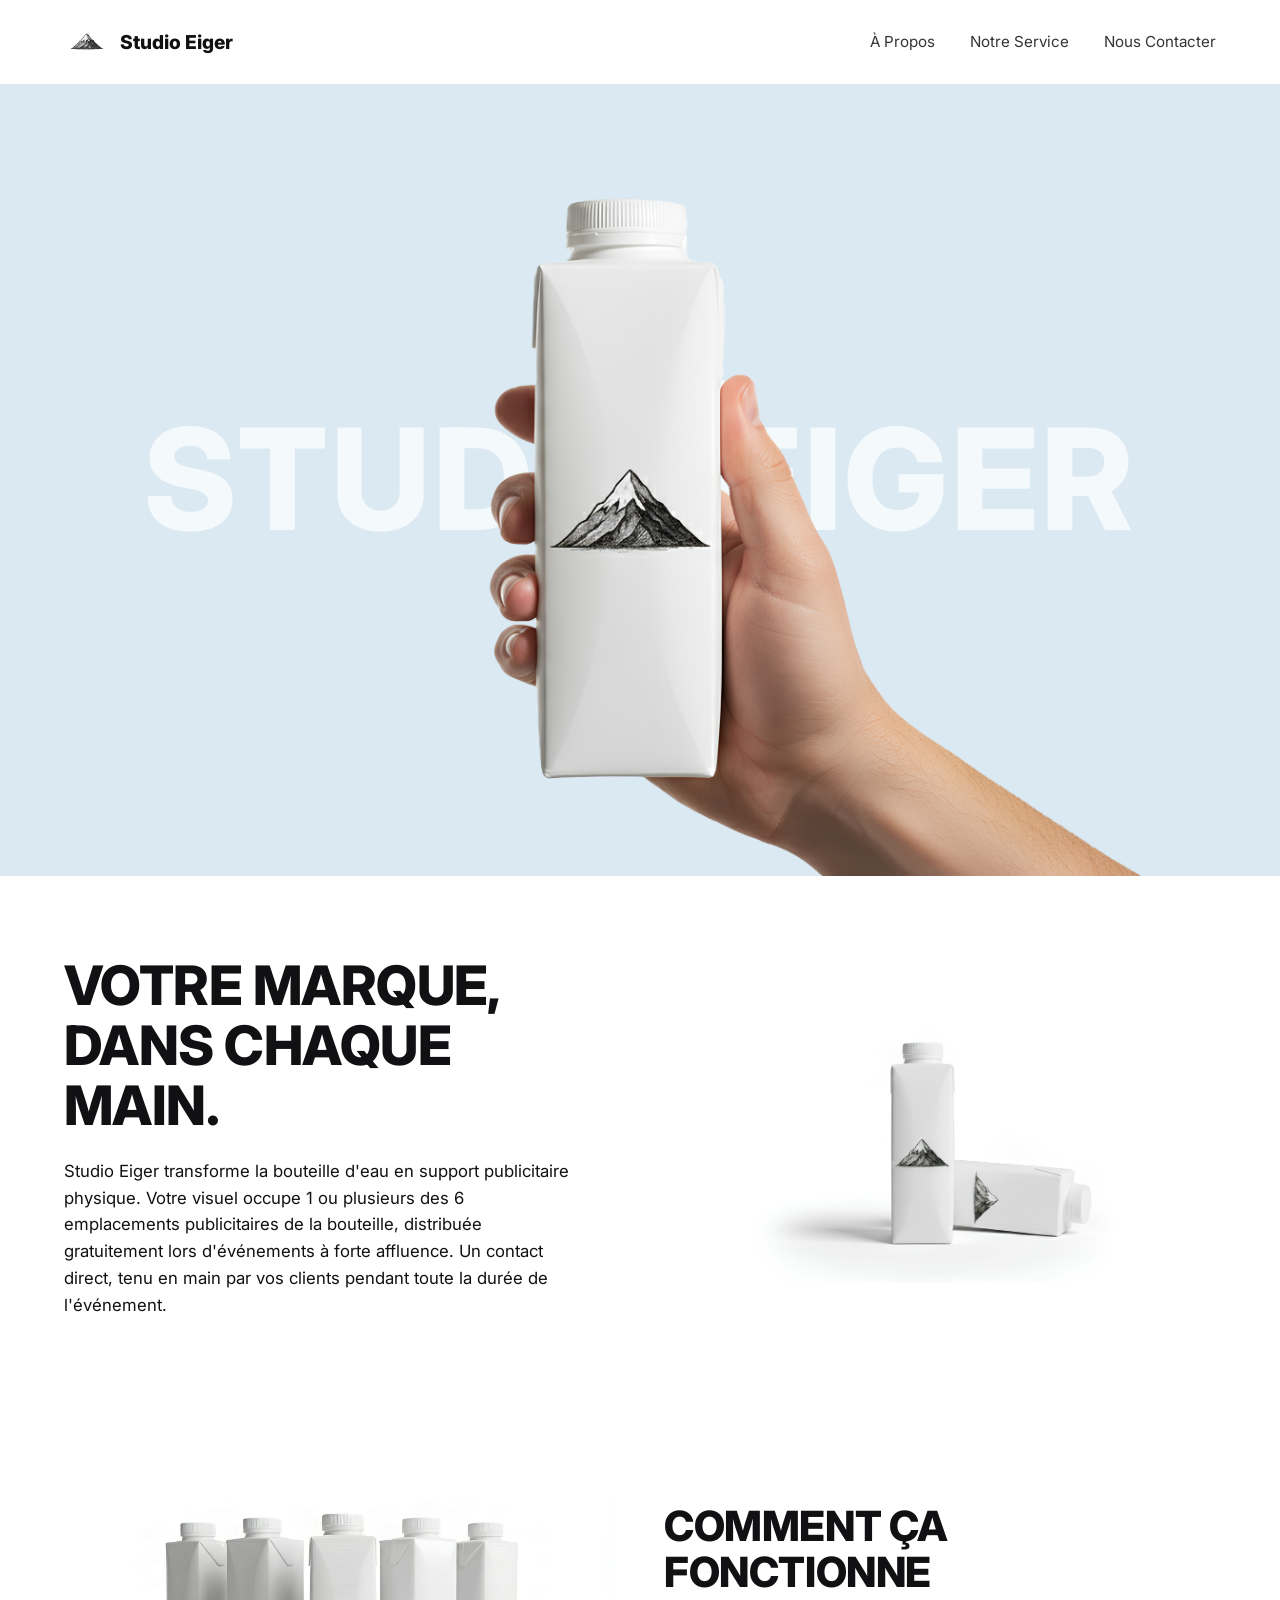
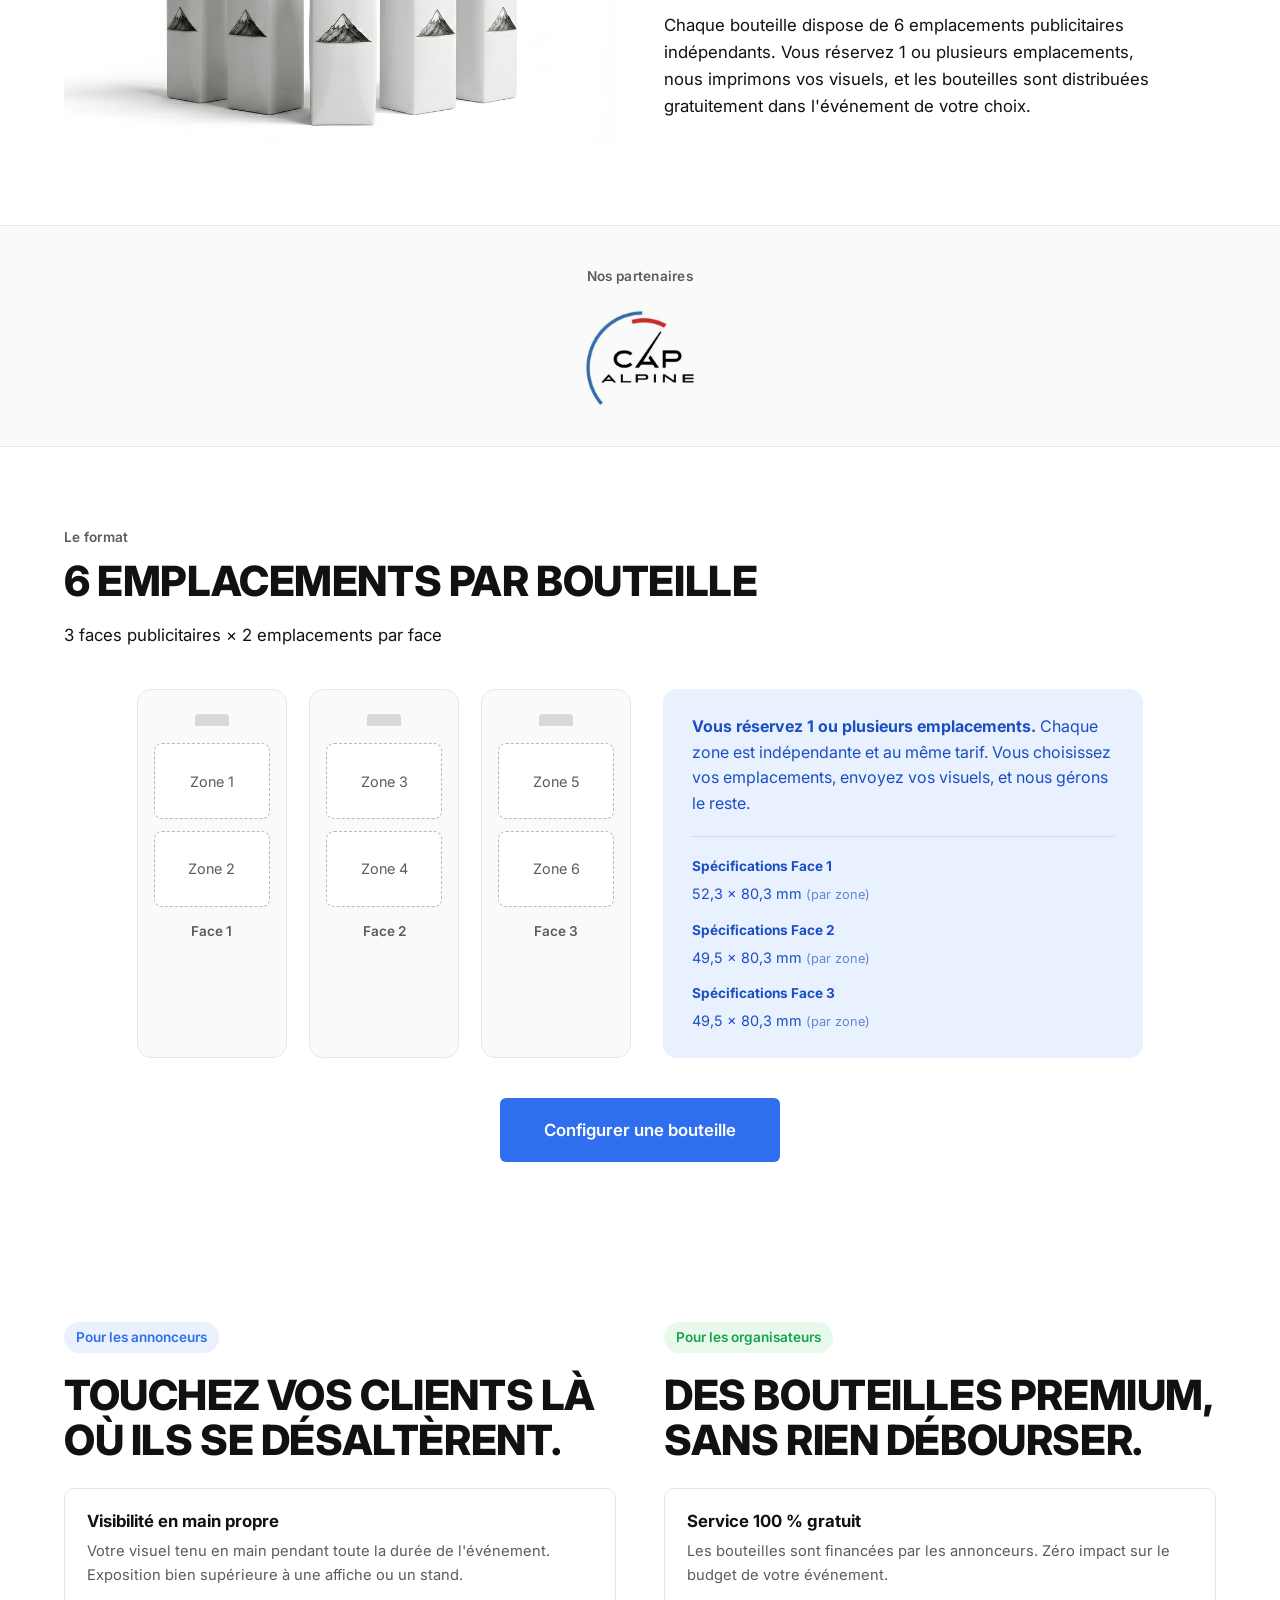
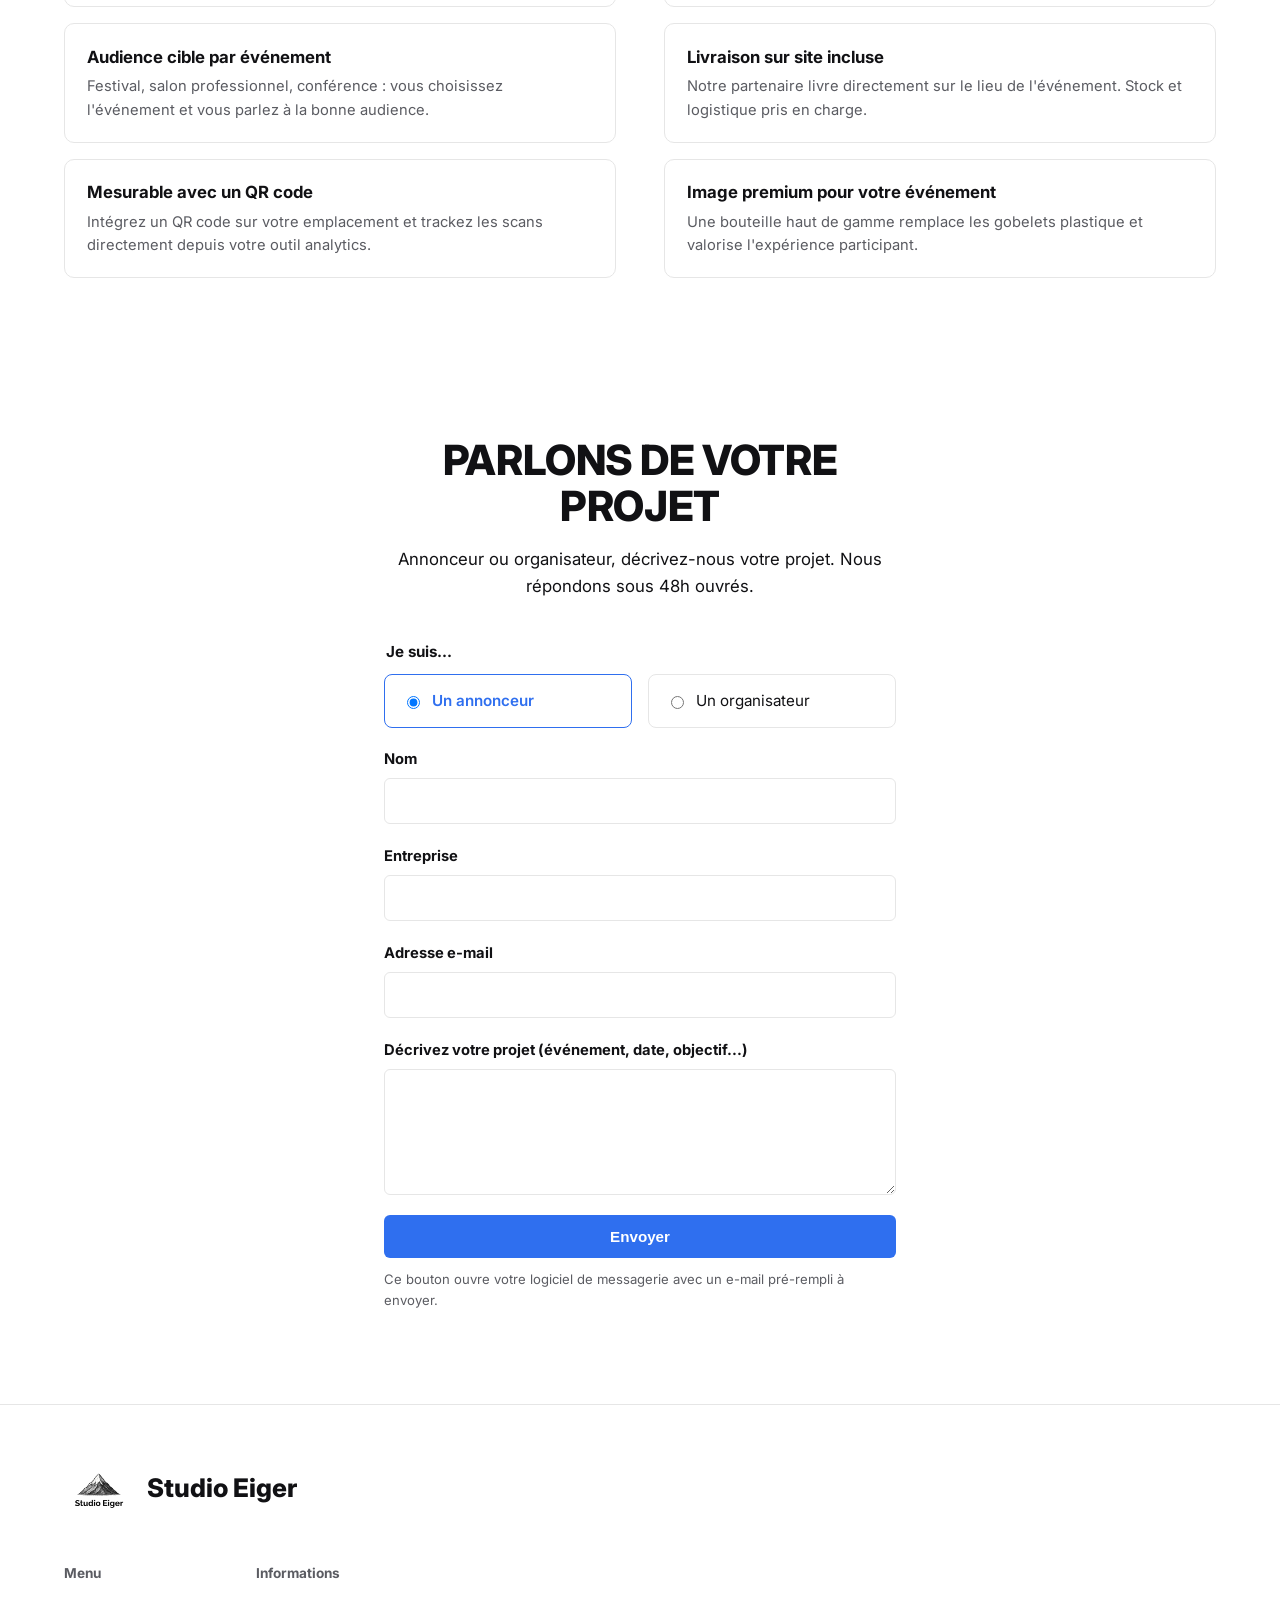
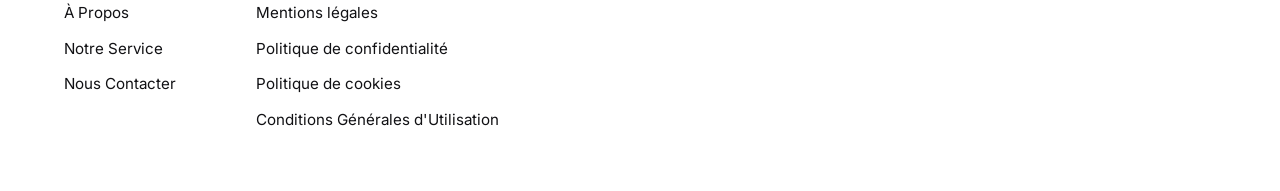
<file: index.html>
<!DOCTYPE html>
<html lang="fr">
<head>
<meta charset="UTF-8">
<meta name="viewport" content="width=device-width, initial-scale=1">
<title>Studio Eiger</title>
<meta name="description" content="Studio Eiger transforme la bouteille d'eau en support publicitaire physique, gratuite pour les organisateurs d'événements.">
<link rel="preconnect" href="https://fonts.googleapis.com">
<link rel="preconnect" href="https://fonts.gstatic.com" crossorigin>
<link href="https://fonts.googleapis.com/css2?family=Inter:wght@400;500;600;700;800;900&display=swap" rel="stylesheet">
<link rel="icon" type="image/jpeg" href="images/favicon.jpg">
<link rel="stylesheet" href="css/style.css">
</head>
<body>

<header class="site-header">
  <a href="#" class="logo-link">
    <img src="images/logo-eiger-water-sans-titre.jpg" alt="" class="logo-icon">
    <span class="logo-text">Studio Eiger</span>
  </a>
  <button class="nav-toggle" id="nav-toggle" aria-label="Ouvrir le menu" aria-expanded="false">
    <span></span>
    <span></span>
    <span></span>
  </button>
  <nav class="main-nav" id="main-nav">
    <a href="#apropos">À Propos</a>
    <a href="#notreservice">Notre Service</a>
    <a href="#nouscontacter">Nous Contacter</a>
  </nav>
</header>

<main>

  <section class="hero" id="apropos">
    <img src="images/Bouteille_Main_Transparent.png" alt="Bouteille Studio Eiger tenue en main" class="hero-bg">
    <span class="hero-ghost">STUDIO EIGER</span>
  </section>

  <section class="section">
    <div class="section-grid">
      <div class="section-text">
        <h1>Votre marque, dans chaque main.</h1>
        <p class="body-lg">Studio Eiger transforme la bouteille d'eau en support publicitaire physique. Votre visuel occupe 1 ou plusieurs des 6 emplacements publicitaires de la bouteille, distribuée gratuitement lors d'événements à forte affluence. Un contact direct, tenu en main par vos clients pendant toute la durée de l'événement.</p>
      </div>
      <div class="section-media">
        <img src="images/packshot_2_bouteilles.jpg" alt="Deux bouteilles Studio Eiger">
      </div>
    </div>
  </section>

  <section class="section" id="comment">
    <div class="section-grid">
      <div class="section-media">
        <img src="images/packshot_5_bouteilles.jpg" alt="Cinq bouteilles Studio Eiger">
      </div>
      <div class="section-text">
        <h2>Comment ça fonctionne</h2>
        <p class="body-lg">Chaque bouteille dispose de 6 emplacements publicitaires indépendants. Vous réservez 1 ou plusieurs emplacements, nous imprimons vos visuels, et les bouteilles sont distribuées gratuitement dans l'événement de votre choix.</p>
      </div>
    </div>
  </section>

  <section class="partners" id="partenaires" aria-label="Nos partenaires">
    <span class="eyebrow">Nos partenaires</span>
    <ul class="partners-list">
      <li>
        <img src="images/cap-alpine.jpg" alt="Cap Alpine, club automobile" class="partner-logo">
      </li>
      <!-- Ajouter les autres logos ici : <li><img src="images/nom.png" alt="Nom" class="partner-logo"></li> -->
    </ul>
  </section>

  <section class="section" id="notreservice">
    <span class="eyebrow">Le format</span>
    <h2>6 emplacements par bouteille</h2>
    <p class="body-lg">3 faces publicitaires &times; 2 emplacements par face</p>

    <div class="schema-row">
      <div class="schema-board">
        <div class="face-card">
          <div class="zone-pair">
            <div class="zone-box">Zone 1</div>
            <div class="zone-box">Zone 2</div>
          </div>
          <div class="face-caption">Face 1</div>
        </div>
        <div class="face-card">
          <div class="zone-pair">
            <div class="zone-box">Zone 3</div>
            <div class="zone-box">Zone 4</div>
          </div>
          <div class="face-caption">Face 2</div>
        </div>
        <div class="face-card">
          <div class="zone-pair">
            <div class="zone-box">Zone 5</div>
            <div class="zone-box">Zone 6</div>
          </div>
          <div class="face-caption">Face 3</div>
        </div>
      </div>

      <div class="schema-note">
        <p><strong>Vous réservez 1 ou plusieurs emplacements.</strong> Chaque zone est indépendante et au même tarif. Vous choisissez vos emplacements, envoyez vos visuels, et nous gérons le reste.</p>
        <div class="spec-grid">
          <div class="spec-item">
            <h4>Spécifications Face 1</h4>
            <p>52,3 &times; 80,3 mm <span class="spec-tbc">(par zone)</span></p>
          </div>
          <div class="spec-item">
            <h4>Spécifications Face 2</h4>
            <p>49,5 &times; 80,3 mm <span class="spec-tbc">(par zone)</span></p>
          </div>
          <div class="spec-item">
            <h4>Spécifications Face 3</h4>
            <p>49,5 &times; 80,3 mm <span class="spec-tbc">(par zone)</span></p>
          </div>
        </div>
      </div>
    </div>

    <a href="configurateur.html" target="_blank" rel="noopener" class="btn btn-primary schema-cta">Configurer une bouteille</a>
  </section>

  <section class="section section-split">
    <div class="split-col">
      <span class="pill pill-blue">Pour les annonceurs</span>
      <h2>Touchez vos clients là où ils se désaltèrent.</h2>
      <ul class="feature-list">
        <li>
          <h3>Visibilité en main propre</h3>
          <p>Votre visuel tenu en main pendant toute la durée de l'événement. Exposition bien supérieure à une affiche ou un stand.</p>
        </li>
        <li>
          <h3>Audience cible par événement</h3>
          <p>Festival, salon professionnel, conférence : vous choisissez l'événement et vous parlez à la bonne audience.</p>
        </li>
        <li>
          <h3>Mesurable avec un QR code</h3>
          <p>Intégrez un QR code sur votre emplacement et trackez les scans directement depuis votre outil analytics.</p>
        </li>
      </ul>
    </div>
    <div class="split-col">
      <span class="pill pill-green">Pour les organisateurs</span>
      <h2>Des bouteilles premium, sans rien débourser.</h2>
      <ul class="feature-list">
        <li>
          <h3>Service 100&nbsp;% gratuit</h3>
          <p>Les bouteilles sont financées par les annonceurs. Zéro impact sur le budget de votre événement.</p>
        </li>
        <li>
          <h3>Livraison sur site incluse</h3>
          <p>Notre partenaire livre directement sur le lieu de l'événement. Stock et logistique pris en charge.</p>
        </li>
        <li>
          <h3>Image premium pour votre événement</h3>
          <p>Une bouteille haut de gamme remplace les gobelets plastique et valorise l'expérience participant.</p>
        </li>
      </ul>
    </div>
  </section>

  <section class="section section-contact" id="nouscontacter">
    <h2>Parlons de votre projet</h2>
    <p class="body-lg" style="margin:0 auto 2rem;">Annonceur ou organisateur, décrivez-nous votre projet. Nous répondons sous 48h ouvrés.</p>

    <form id="contact-form" class="contact-form">
      <fieldset class="type-select">
        <legend>Je suis...</legend>
        <label class="radio-option">
          <input type="radio" name="type" value="Annonceur" checked>
          <span>Un annonceur</span>
        </label>
        <label class="radio-option">
          <input type="radio" name="type" value="Organisateur">
          <span>Un organisateur</span>
        </label>
      </fieldset>

      <div class="field-row">
        <label for="nom">Nom</label>
        <input type="text" id="nom" name="nom" required>
      </div>
      <div class="field-row">
        <label for="entreprise">Entreprise</label>
        <input type="text" id="entreprise" name="entreprise">
      </div>
      <div class="field-row">
        <label for="email">Adresse e-mail</label>
        <input type="email" id="email" name="email" required>
      </div>
      <div class="field-row">
        <label for="message">Décrivez votre projet (événement, date, objectif...)</label>
        <textarea id="message" name="message" rows="5" required></textarea>
      </div>

      <button type="submit" class="btn btn-primary">Envoyer</button>
      <p class="form-hint">Ce bouton ouvre votre logiciel de messagerie avec un e-mail pré-rempli à envoyer.</p>
    </form>
  </section>

</main>

<footer class="site-footer">
  <div class="footer-top">
    <img src="images/logo-eiger-water.jpg" alt="" class="footer-logo-icon">
    <span class="footer-logo-text">Studio Eiger</span>
  </div>
  <div class="footer-cols">
    <div class="footer-col">
      <h4>Menu</h4>
      <a href="#apropos">À Propos</a>
      <a href="#notreservice">Notre Service</a>
      <a href="#nouscontacter">Nous Contacter</a>
    </div>
    <div class="footer-col">
      <h4>Informations</h4>
      <a href="informations-legales.html#mentions-legales">Mentions légales</a>
      <a href="informations-legales.html#confidentialite">Politique de confidentialité</a>
      <a href="informations-legales.html#cookies">Politique de cookies</a>
      <a href="informations-legales.html#cgu">Conditions Générales d'Utilisation</a>
    </div>
  </div>
</footer>

<script src="js/script.js"></script>
</body>
</html>
</file>
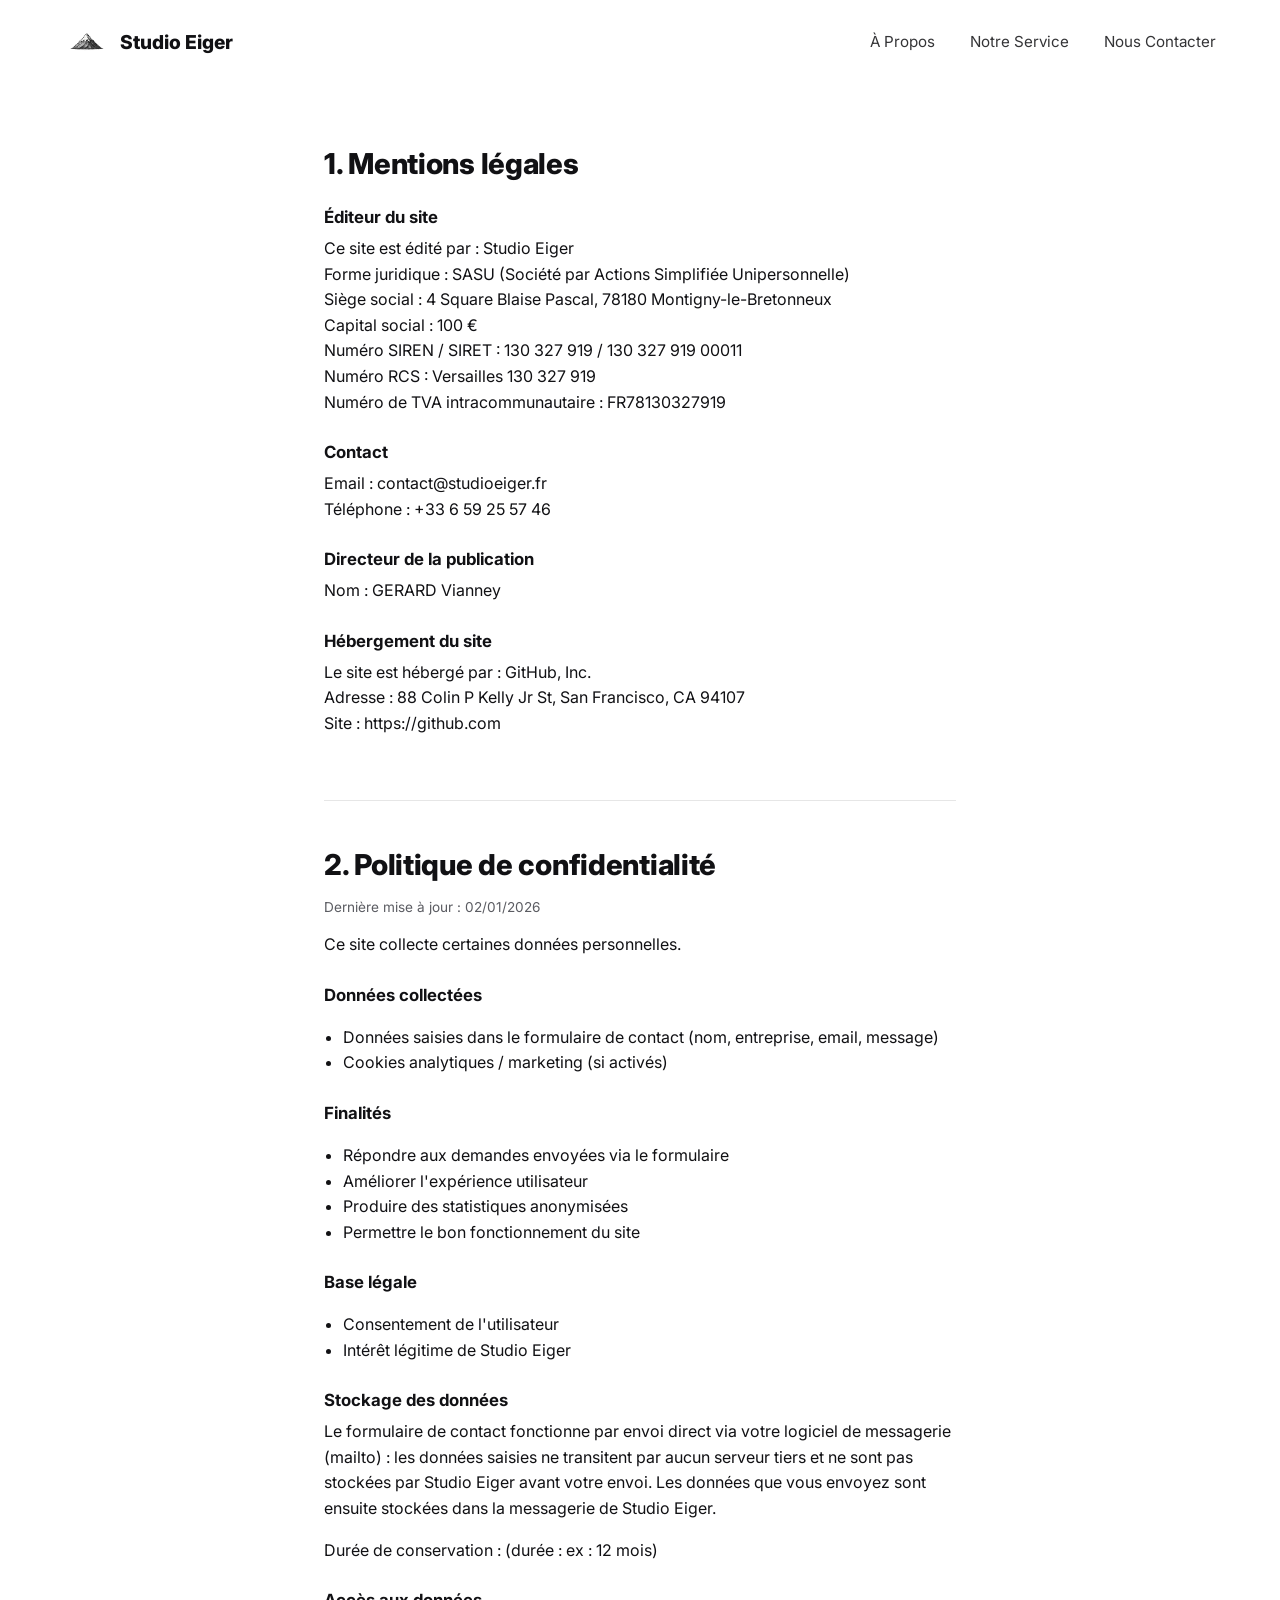
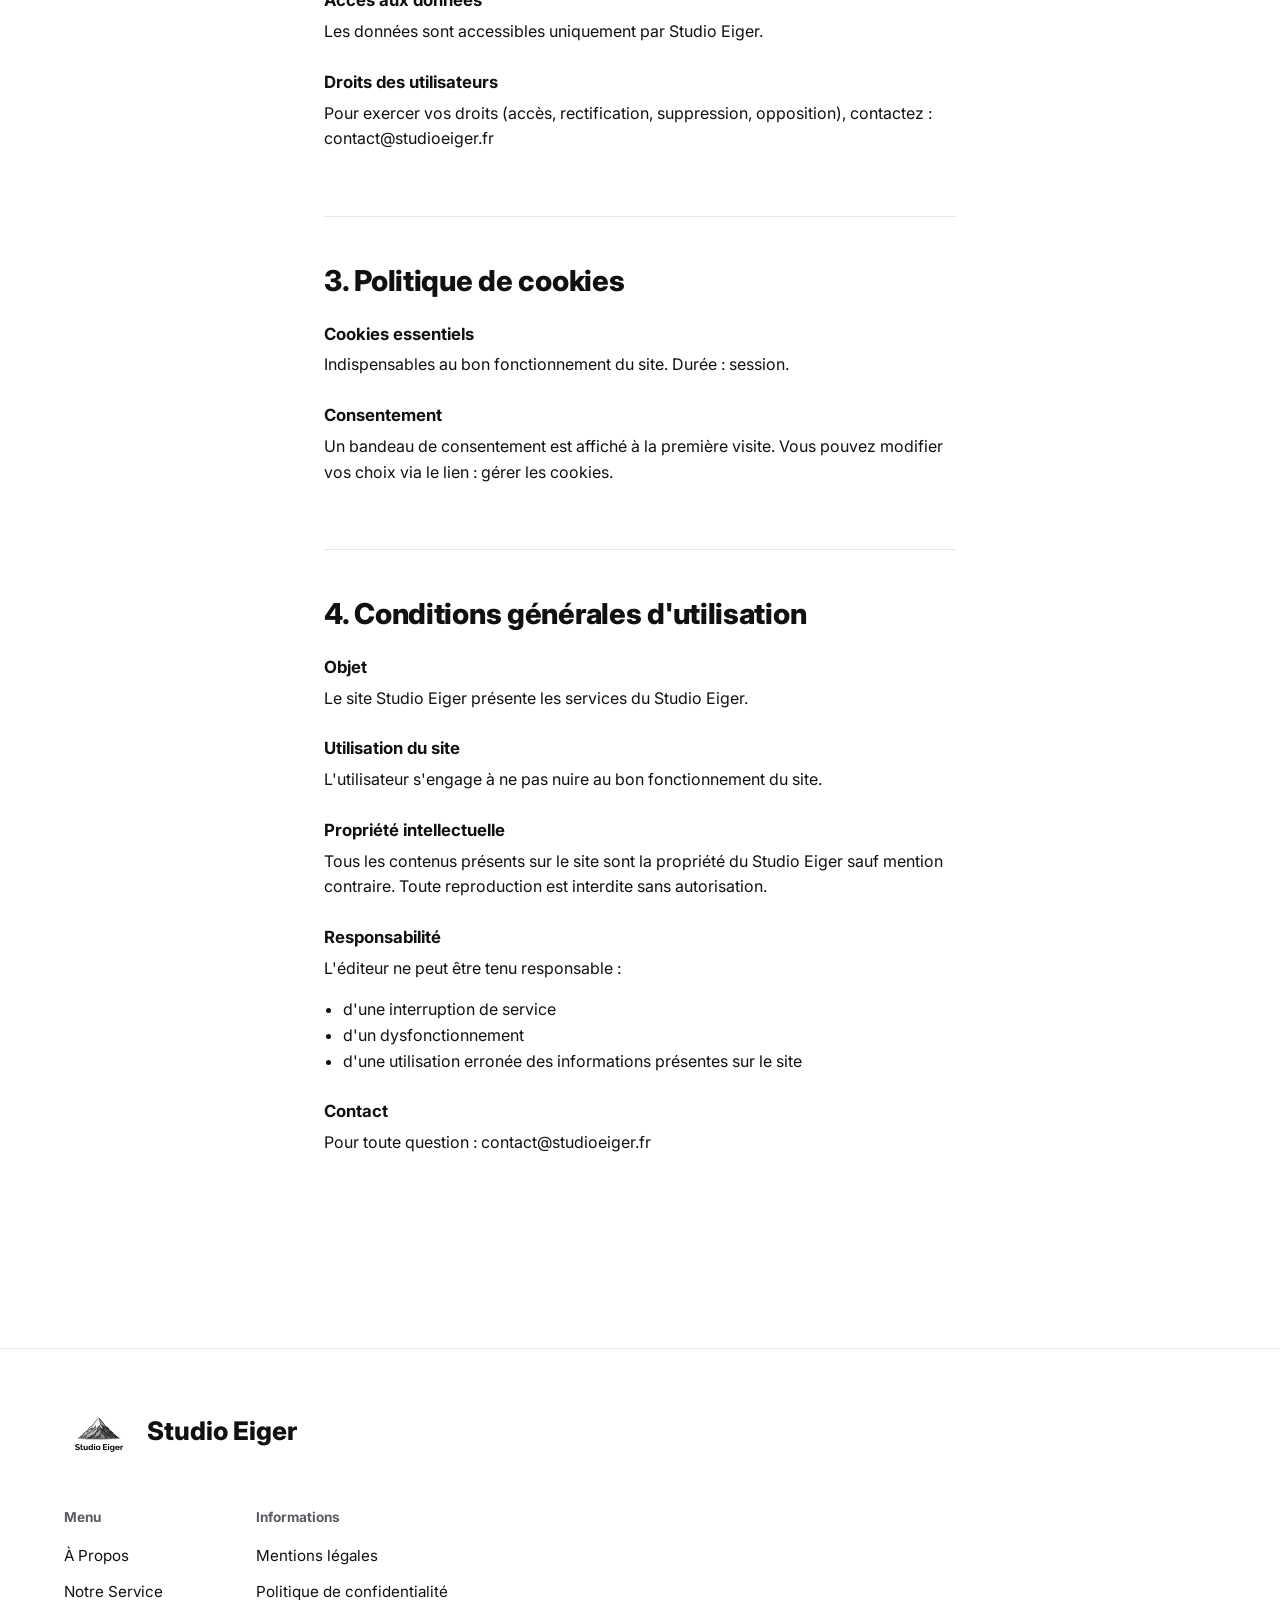
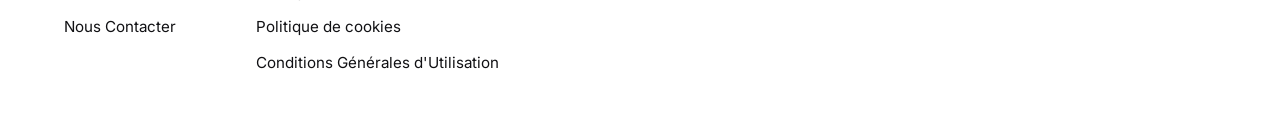
<file: informations-legales.html>
<!DOCTYPE html>
<html lang="fr">
<head>
<meta charset="UTF-8">
<meta name="viewport" content="width=device-width, initial-scale=1">
<title>Informations légales | Studio Eiger</title>
<meta name="description" content="Informations légales et mentions obligatoires de Studio Eiger : données légales, conditions d'utilisation et responsabilités de l'éditeur du site.">
<link rel="preconnect" href="https://fonts.googleapis.com">
<link rel="preconnect" href="https://fonts.gstatic.com" crossorigin>
<link href="https://fonts.googleapis.com/css2?family=Inter:wght@400;500;600;700;800;900&display=swap" rel="stylesheet">
<link rel="icon" type="image/jpeg" href="images/favicon.jpg">
<link rel="stylesheet" href="css/style.css">
</head>
<body>

<header class="site-header">
  <a href="index.html" class="logo-link">
    <img src="images/logo-eiger-water-sans-titre.jpg" alt="" class="logo-icon">
    <span class="logo-text">Studio Eiger</span>
  </a>
  <button class="nav-toggle" id="nav-toggle" aria-label="Ouvrir le menu" aria-expanded="false">
    <span></span>
    <span></span>
    <span></span>
  </button>
  <nav class="main-nav" id="main-nav">
    <a href="index.html#apropos">À Propos</a>
    <a href="index.html#notreservice">Notre Service</a>
    <a href="index.html#nouscontacter">Nous Contacter</a>
  </nav>
</header>

<main class="legal-page">

  <section class="legal-section" id="mentions-legales">
    <h1>1. Mentions légales</h1>

    <h3>Éditeur du site</h3>
    <p>
      Ce site est édité par : Studio Eiger<br>
      Forme juridique : SASU (Société par Actions Simplifiée Unipersonnelle)<br>
      Siège social : 4 Square Blaise Pascal, 78180 Montigny-le-Bretonneux<br>
      Capital social : 100 €<br>
      Numéro SIREN / SIRET : 130 327 919 / 130 327 919 00011<br>
      Numéro RCS : Versailles 130 327 919<br>
      Numéro de TVA intracommunautaire : FR78130327919
    </p>

    <h3>Contact</h3>
    <p>
      Email : contact@studioeiger.fr<br>
      Téléphone : +33 6 59 25 57 46
    </p>

    <h3>Directeur de la publication</h3>
    <p>Nom : GERARD Vianney</p>

    <h3>Hébergement du site</h3>
    <p>
      Le site est hébergé par : GitHub, Inc.<br>
      Adresse : 88 Colin P Kelly Jr St, San Francisco, CA 94107<br>
      Site : https://github.com
    </p>
  </section>

  <section class="legal-section" id="confidentialite">
    <h1>2. Politique de confidentialité</h1>
    <p class="fine-print">Dernière mise à jour : 02/01/2026</p>
    <p>Ce site collecte certaines données personnelles.</p>

    <h3>Données collectées</h3>
    <ul>
      <li>Données saisies dans le formulaire de contact (nom, entreprise, email, message)</li>
      <li>Cookies analytiques / marketing (si activés)</li>
    </ul>

    <h3>Finalités</h3>
    <ul>
      <li>Répondre aux demandes envoyées via le formulaire</li>
      <li>Améliorer l'expérience utilisateur</li>
      <li>Produire des statistiques anonymisées</li>
      <li>Permettre le bon fonctionnement du site</li>
    </ul>

    <h3>Base légale</h3>
    <ul>
      <li>Consentement de l'utilisateur</li>
      <li>Intérêt légitime de Studio Eiger</li>
    </ul>

    <h3>Stockage des données</h3>
    <p>Le formulaire de contact fonctionne par envoi direct via votre logiciel de messagerie (mailto) : les données saisies ne transitent par aucun serveur tiers et ne sont pas stockées par Studio Eiger avant votre envoi. Les données que vous envoyez sont ensuite stockées dans la messagerie de Studio Eiger.</p>
    <p>Durée de conservation : (durée : ex : 12 mois)</p>

    <h3>Accès aux données</h3>
    <p>Les données sont accessibles uniquement par Studio Eiger.</p>

    <h3>Droits des utilisateurs</h3>
    <p>Pour exercer vos droits (accès, rectification, suppression, opposition), contactez : contact@studioeiger.fr</p>
  </section>

  <section class="legal-section" id="cookies">
    <h1>3. Politique de cookies</h1>

    <h3>Cookies essentiels</h3>
    <p>Indispensables au bon fonctionnement du site. Durée : session.</p>

    <h3>Consentement</h3>
    <p>Un bandeau de consentement est affiché à la première visite. Vous pouvez modifier vos choix via le lien : gérer les cookies.</p>
  </section>

  <section class="legal-section" id="cgu">
    <h1>4. Conditions générales d'utilisation</h1>

    <h3>Objet</h3>
    <p>Le site Studio Eiger présente les services du Studio Eiger.</p>

    <h3>Utilisation du site</h3>
    <p>L'utilisateur s'engage à ne pas nuire au bon fonctionnement du site.</p>

    <h3>Propriété intellectuelle</h3>
    <p>Tous les contenus présents sur le site sont la propriété du Studio Eiger sauf mention contraire. Toute reproduction est interdite sans autorisation.</p>

    <h3>Responsabilité</h3>
    <p>L'éditeur ne peut être tenu responsable :</p>
    <ul>
      <li>d'une interruption de service</li>
      <li>d'un dysfonctionnement</li>
      <li>d'une utilisation erronée des informations présentes sur le site</li>
    </ul>

    <h3>Contact</h3>
    <p>Pour toute question : contact@studioeiger.fr</p>
  </section>

</main>

<footer class="site-footer">
  <div class="footer-top">
    <img src="images/logo-eiger-water.jpg" alt="" class="footer-logo-icon">
    <span class="footer-logo-text">Studio Eiger</span>
  </div>
  <div class="footer-cols">
    <div class="footer-col">
      <h4>Menu</h4>
      <a href="index.html#apropos">À Propos</a>
      <a href="index.html#notreservice">Notre Service</a>
      <a href="index.html#nouscontacter">Nous Contacter</a>
    </div>
    <div class="footer-col">
      <h4>Informations</h4>
      <a href="#mentions-legales">Mentions légales</a>
      <a href="#confidentialite">Politique de confidentialité</a>
      <a href="#cookies">Politique de cookies</a>
      <a href="#cgu">Conditions Générales d'Utilisation</a>
    </div>
  </div>
</footer>

<script src="js/script.js"></script>
</body>
</html>
</file>
<file: css/style.css>
:root {
  --ink: #111114;
  --muted: #5b5c62;
  --border: #e6e6e6;
  --gray-bg: #fafafa;
  --blue: #2F6FEF;
  --blue-bg: #EAF1FE;
  --green: #16A34A;
  --green-bg: #E7F8ED;
  --font: 'Inter', sans-serif;
}

* { box-sizing: border-box; }
html { scroll-behavior: smooth; }

body {
  margin: 0;
  background: #fff;
  color: var(--ink);
  font-family: var(--font);
  font-size: 16px;
  line-height: 1.6;
  -webkit-font-smoothing: antialiased;
  overflow-x: clip; /* filet de sécurité : jamais de décalage horizontal de la page */
}

h1, h2 {
  font-weight: 800;
  text-transform: uppercase;
  letter-spacing: -0.01em;
  line-height: 1.1;
  margin: 0 0 0.4em;
}
h1 { font-size: clamp(2rem, 4.5vw, 3.4rem); }
h2 { font-size: clamp(1.8rem, 3.5vw, 2.6rem); }
h3 { font-size: 1.05rem; font-weight: 700; margin: 0 0 0.3em; }

p { margin: 0 0 1em; color: var(--ink); }
a { color: inherit; text-decoration: none; }

.eyebrow {
  display: block;
  font-size: 0.85rem;
  font-weight: 600;
  letter-spacing: 0.02em;
  color: var(--muted);
  margin-bottom: 0.8em;
}

.body-lg { font-size: 1.05rem; max-width: 46ch; color: var(--ink); }

.btn {
  display: inline-block;
  padding: 0.85em 1.8em;
  border-radius: 6px;
  font-size: 0.95rem;
  font-weight: 600;
  cursor: pointer;
  border: none;
}
.btn-primary { background: var(--blue); color: #fff; }
.btn-primary:hover { background: #1e5ce0; }

/* Header */
.site-header {
  position: sticky;
  top: 0;
  z-index: 20;
  display: flex;
  align-items: center;
  justify-content: space-between;
  padding: 1.2rem 5%;
  background: rgba(255,255,255,0.92);
  backdrop-filter: blur(6px);
}
.logo-link { display: flex; align-items: center; gap: 0.6rem; }
.logo-icon { width: 46px; height: 46px; display: block; object-fit: contain; }
.logo-text { font-size: 1.2rem; font-weight: 800; color: var(--ink); }

.main-nav { display: flex; gap: 2.2rem; }
.main-nav a { font-size: 0.95rem; color: var(--ink); opacity: 0.85; }
.main-nav a:hover { opacity: 1; }

.nav-toggle {
  display: none;
  flex-direction: column;
  justify-content: center;
  gap: 5px;
  width: 32px;
  height: 32px;
  background: none;
  border: none;
  cursor: pointer;
  padding: 0;
}
.nav-toggle span {
  display: block;
  width: 100%;
  height: 2px;
  background: var(--ink);
  border-radius: 2px;
  transition: transform 0.2s ease, opacity 0.2s ease;
}
.nav-toggle.is-open span:nth-child(1) { transform: translateY(7px) rotate(45deg); }
.nav-toggle.is-open span:nth-child(2) { opacity: 0; }
.nav-toggle.is-open span:nth-child(3) { transform: translateY(-7px) rotate(-45deg); }

/* Hero */
.hero {
  position: relative;
  display: flex;
  align-items: center;
  justify-content: center;
  overflow: hidden;
  background: #dbe9f2;
  max-height: 88vh;
}
.hero-bg {
  position: relative;
  z-index: 1;
  width: auto;
  max-width: 100%;
  height: auto;
  max-height: 88vh;
  display: block;
  margin: 0 auto;
}
.hero-ghost {
  position: absolute;
  z-index: 0;
  top: 50%;
  left: 50%;
  transform: translate(-50%, -50%);
  font-size: clamp(3rem, 11vw, 9rem);
  font-weight: 800;
  letter-spacing: 0.02em;
  color: rgba(255,255,255,0.7);
  white-space: nowrap;
  pointer-events: none;
}
.hero-caption {
  position: absolute;
  bottom: 3rem;
  left: 50%;
  transform: translateX(-50%);
  z-index: 2;
}
.hero-caption img { height: 34px; }

/* Generic section */
.section { padding: 5rem 5%; }
.section-grid {
  display: grid;
  grid-template-columns: 1fr 1fr;
  gap: 3rem;
  align-items: center;
}
.section-media img { width: 100%; display: block; }
.section-media.reverse { order: -1; }

/* Bandeau partenaires */
.partners {
  padding: 2.5rem 5%;
  background: var(--gray-bg);
  border-top: 1px solid var(--border);
  border-bottom: 1px solid var(--border);
  text-align: center;
}
.partners .eyebrow { margin-bottom: 1.4rem; }
.partners-list {
  list-style: none;
  margin: 0;
  padding: 0;
  display: flex;
  flex-wrap: wrap;
  align-items: center;
  justify-content: center;
  gap: 2rem 4rem;
}
.partner-logo {
  display: block;
  height: 96px;
  width: auto;
  max-width: 220px;
  object-fit: contain;
  mix-blend-mode: multiply; /* fait disparaître le fond blanc des logos JPG sur le bandeau gris */
}

/* Schematic / 6 zones */
.schema-row {
  display: flex;
  align-items: stretch;
  justify-content: center;
  gap: 2rem;
  margin: 2.5rem 0 2rem;
  flex-wrap: wrap;
}
.schema-board {
  display: flex;
  gap: 1.4rem;
  max-width: 100%;
}
.face-card {
  width: 150px;
  min-width: 0;
  border: 1px solid var(--border);
  padding: 1.5rem 1rem 1.8rem;
  background: var(--gray-bg);
  border-radius: 14px;
  position: relative;
}
.face-card::before {
  content: "";
  display: block;
  width: 34px;
  height: 12px;
  background: #d9d9d9;
  border-radius: 4px 4px 0 0;
  margin: 0 auto 1.1rem;
}
.zone-pair { display: flex; flex-direction: column; gap: 0.7rem; }
.zone-box {
  border: 1px dashed #b9b9bd;
  color: var(--muted);
  font-size: 0.9rem;
  text-align: center;
  padding: 1.6rem 0.4rem;
  border-radius: 8px;
  background: #fff;
}
.face-caption { margin-top: 0.9rem; text-align: center; font-size: 0.85rem; color: var(--muted); font-weight: 600; }

.schema-note {
  background: var(--blue-bg);
  color: #1a4fc4;
  border-radius: 14px;
  padding: 1.6rem 1.8rem;
  flex: 1;
  min-width: min(300px, 100%);
  max-width: 480px;
}
.schema-note p { color: #1a4fc4; margin: 0 0 0.4em; }
.fine-print { font-size: 0.85rem; color: var(--muted) !important; margin-top: 1rem !important; }

.spec-grid {
  display: flex;
  flex-direction: column;
  gap: 0.9rem;
  margin-top: 1.2rem;
  padding-top: 1.2rem;
  border-top: 1px solid rgba(26,79,196,0.15);
}
.spec-item h4 { margin: 0 0 0.3em; font-size: 0.85rem; color: #1a4fc4; }
.spec-item p { margin: 0; font-size: 0.9rem; color: #1a4fc4; }
.spec-tbc { opacity: 0.65; font-size: 0.8rem; }

.schema-cta {
  display: block;
  width: max-content;
  margin: 2.5rem auto 0;
  font-size: 1.05rem;
  padding: 1.1em 2.6em;
}

/* Split (annonceurs / organisateurs) */
.section-split {
  display: grid;
  grid-template-columns: 1fr 1fr;
  gap: 3rem;
}
.pill {
  display: inline-block;
  font-size: 0.85rem;
  font-weight: 600;
  padding: 0.35em 0.9em;
  border-radius: 999px;
  margin-bottom: 1.2rem;
}
.pill-blue { background: var(--blue-bg); color: var(--blue); }
.pill-green { background: var(--green-bg); color: var(--green); }

.feature-list { list-style: none; margin: 1.5rem 0 0; padding: 0; display: flex; flex-direction: column; gap: 1rem; }
.feature-list li {
  border: 1px solid var(--border);
  border-radius: 10px;
  padding: 1.2rem 1.4rem;
}
.feature-list p { color: var(--muted); margin: 0; font-size: 0.92rem; }

/* Contact */
.section-contact { max-width: 640px; margin: 0 auto; text-align: center; }
.contact-form { text-align: left; margin-top: 2.5rem; display: flex; flex-direction: column; gap: 1.3rem; }

.type-select { border: none; margin: 0; padding: 0; display: flex; gap: 1rem; min-width: 0; }
.type-select legend { font-weight: 700; font-size: 0.95rem; margin-bottom: 0.6rem; width: 100%; }
.radio-option {
  flex: 1;
  min-width: 0;
  border: 1px solid var(--border);
  border-radius: 8px;
  padding: 0.9em 1.1em;
  font-size: 0.95rem;
  cursor: pointer;
  display: flex;
  align-items: center;
  gap: 0.6em;
}
.radio-option:has(input:checked) { border-color: var(--blue); color: var(--blue); font-weight: 600; }

.field-row { display: flex; flex-direction: column; gap: 0.4rem; text-align: left; }
.field-row label { font-size: 0.92rem; font-weight: 700; }
.field-row input, .field-row textarea {
  font-family: var(--font);
  font-size: 1rem;
  padding: 0.75em 0.9em;
  border: 1px solid var(--border);
  border-radius: 6px;
  background: #fff;
  color: var(--ink);
}
.field-row input:focus, .field-row textarea:focus {
  outline: 2px solid var(--blue);
  outline-offset: 1px;
}
.form-hint { font-size: 0.82rem; color: var(--muted); margin-top: -0.6rem; }

/* Footer */
.site-footer { border-top: 1px solid var(--border); padding: 3rem 5%; }
.footer-top { display: flex; align-items: center; gap: 0.8rem; margin-bottom: 2.5rem; }
.footer-logo-icon { width: 70px; }
.footer-logo-text { font-size: 1.6rem; font-weight: 800; }
.footer-cols { display: flex; gap: 5rem; }
.footer-col h4 { font-size: 0.85rem; font-weight: 700; color: var(--muted); margin: 0 0 1rem; text-transform: none; }
.footer-col a { display: block; margin-bottom: 0.7rem; font-size: 0.95rem; }
.footer-col a:hover { color: var(--blue); }

/* Legal page */
.legal-page { max-width: 760px; margin: 0 auto; padding: 4rem 5% 5rem; }
.legal-section { padding-bottom: 3rem; border-bottom: 1px solid var(--border); margin-bottom: 3rem; }
.legal-section:last-child { border-bottom: none; }
.legal-section h1 { text-transform: none; font-size: 1.8rem; }
.legal-section h3 { margin-top: 1.5rem; }
.legal-section ul { padding-left: 1.2rem; }

@media (max-width: 900px) {
  .section-grid { grid-template-columns: 1fr; }
  .section-split { grid-template-columns: 1fr; }
  .schema-row { flex-direction: column; align-items: center; }
  .main-nav { gap: 1.2rem; }
  .footer-cols { flex-direction: column; gap: 1.5rem; }
}

@media (max-width: 560px) {
  .schema-board { gap: 0.6rem; width: 100%; }
  .face-card { flex: 1; width: auto; padding: 1.1rem 0.6rem 1.3rem; border-radius: 12px; }
  .face-card::before { margin-bottom: 0.8rem; }
  .zone-box { font-size: 0.8rem; padding: 1.3rem 0.2rem; }
  .face-caption { font-size: 0.78rem; }
  .schema-note { padding: 1.3rem 1.4rem; }
  .partners { padding: 2rem 5%; }
  .partner-logo { height: 80px; }
  .type-select { gap: 0.6rem; }
  .radio-option { padding: 0.8em 0.7em; font-size: 0.88rem; gap: 0.4em; }
}

@media (max-width: 900px) {
  .nav-toggle { display: flex; }
  .main-nav {
    position: absolute;
    top: 100%;
    left: 0;
    right: 0;
    flex-direction: column;
    gap: 0;
    background: #fff;
    border-top: 1px solid var(--border);
    border-bottom: 1px solid var(--border);
    max-height: 0;
    overflow: hidden;
    transition: max-height 0.25s ease;
  }
  .main-nav.is-open { max-height: 300px; }
  .main-nav a {
    padding: 1rem 5%;
    border-bottom: 1px solid var(--border);
  }
  .main-nav a:last-child { border-bottom: none; }
}
</file>
